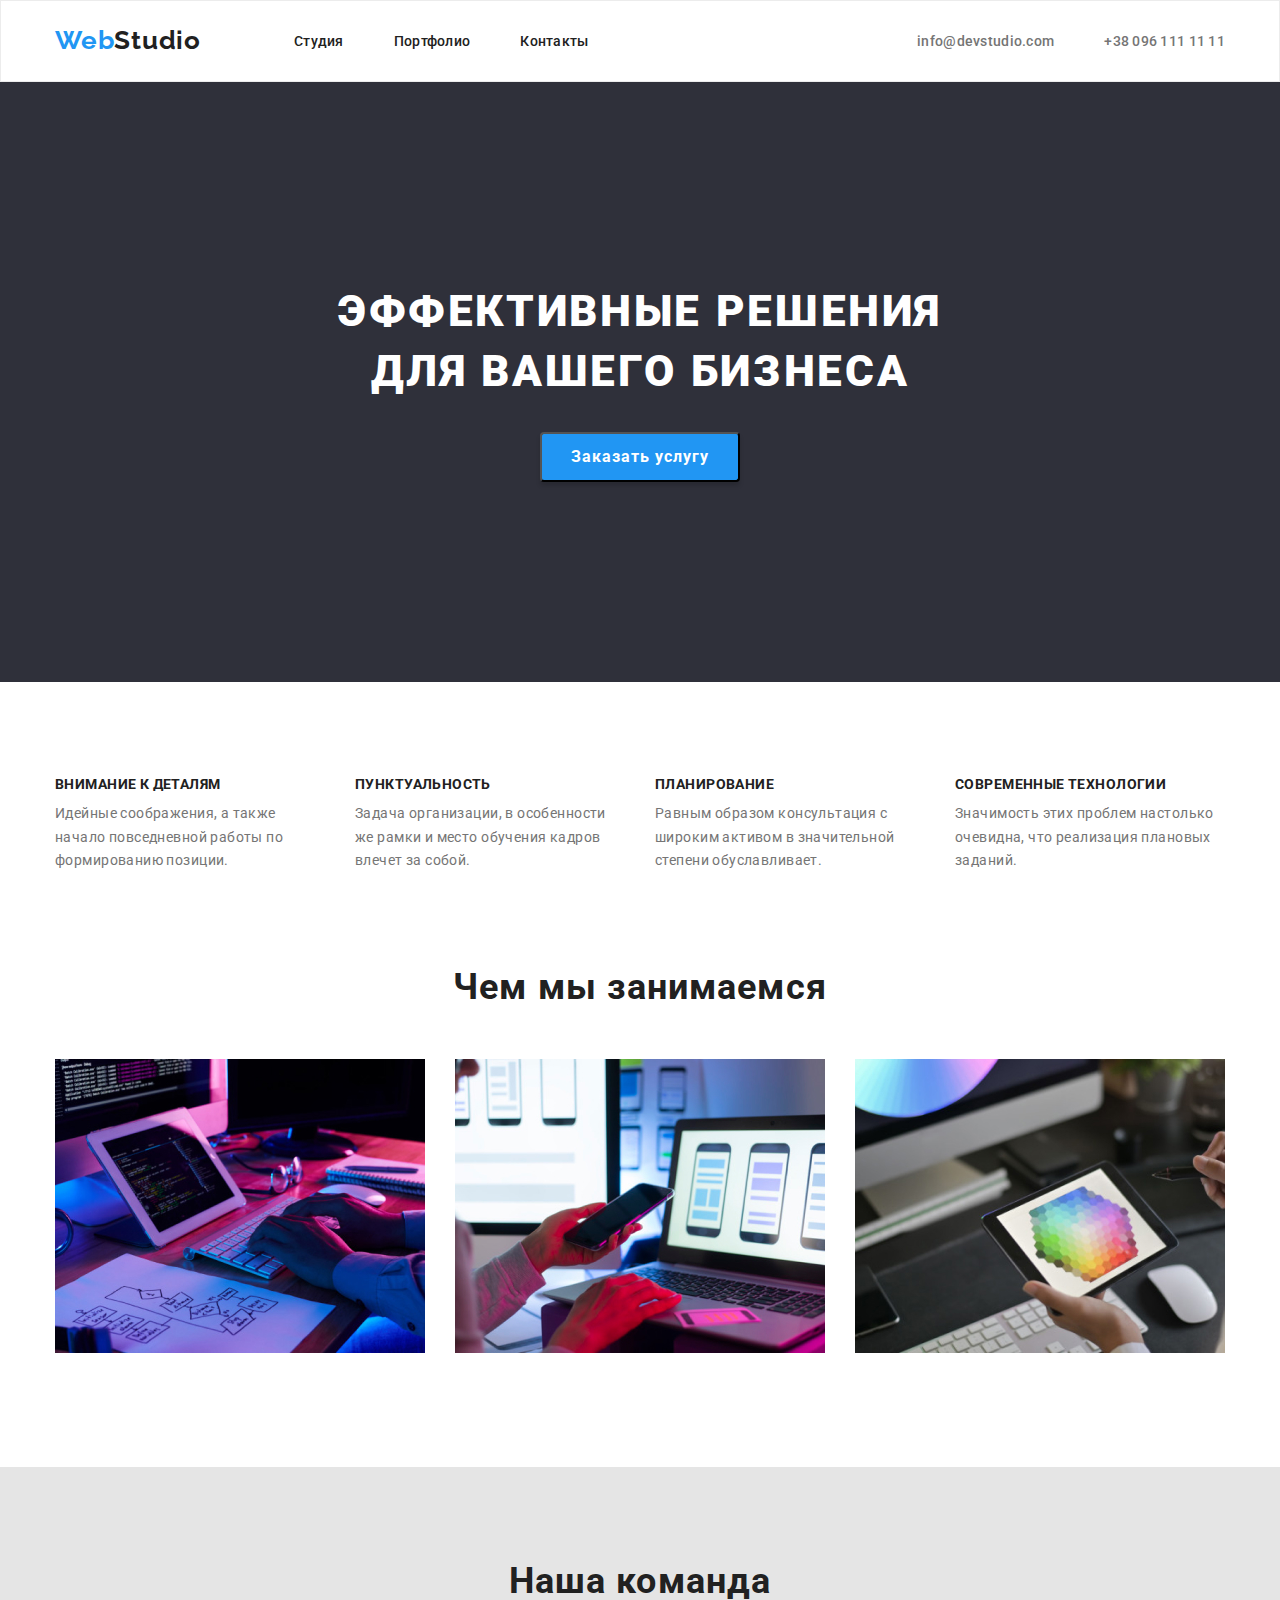
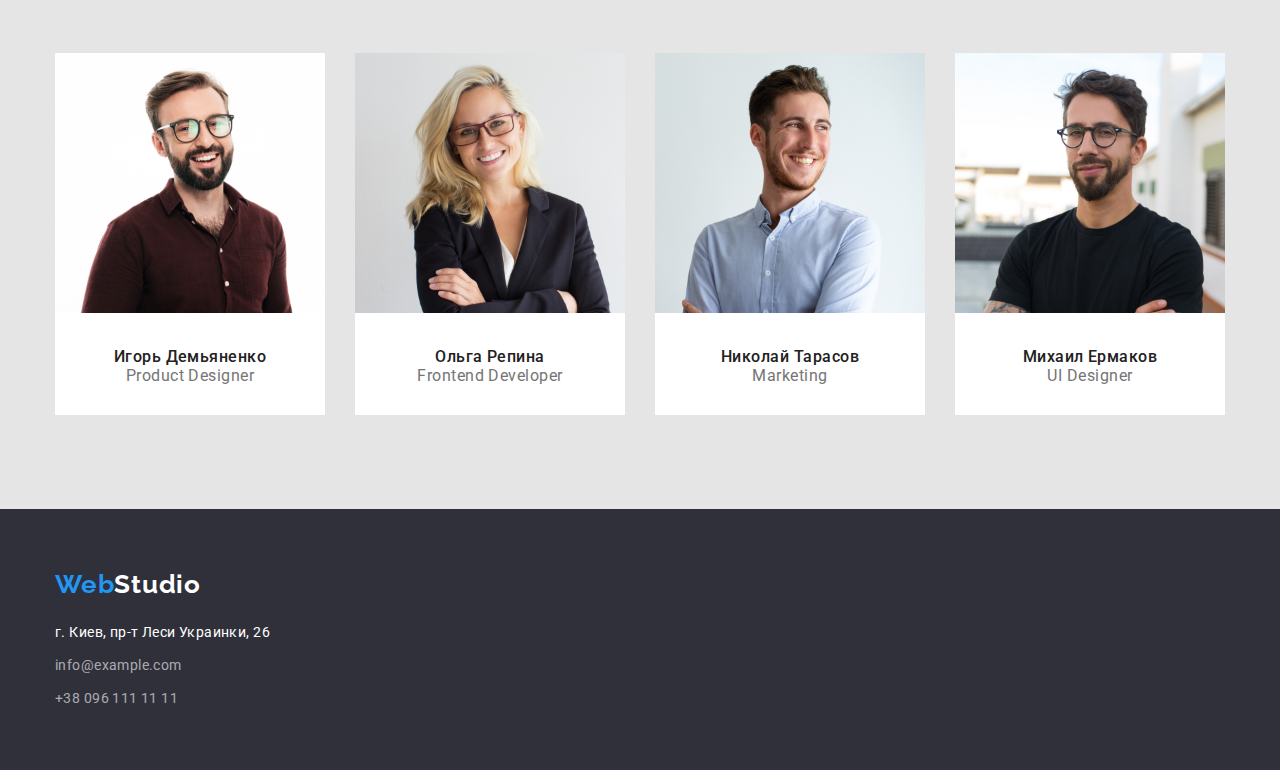
<file: index.html>
<!DOCTYPE html>
<html lang="en">
  <head>
    <meta charset="UTF-8" />
    <meta http-equiv="X-UA-Compatible" content="IE=edge" />
    <meta name="viewport" content="width=device-width, initial-scale=1.0" />
    <title>WebStudio</title>
    <link rel="preconnect" href="https://fonts.googleapis.com" />
    <link rel="preconnect" href="https://fonts.gstatic.com" crossorigin />
    <link
      href="https://fonts.googleapis.com/css2?family=Raleway:wght@700&family=Roboto:wght@400;500;700;900&display=swap"
      rel="stylesheet"
    />
    <link
      href="https://cdnjs.cloudflare.com/ajax/libs/modern-normalize/1.1.0/modern-normalize.min.css"
      rel="stylesheet"
    />
    <link href="./css/style.css" rel="stylesheet" />
  </head>
  <body>
    <!--Шапка (навігатор)-->
    <header>
      <div class="container nav_panel">
        <nav>
          <!--Логотип-->
          <a href="./index.html" class="logo">Web<span>Studio</span></a>

          <!--Навігація-->
          <ul class="nav_menu">
            <li>
              <a href="./index.html" class="menu_a">Студия</a>
            </li>
            <li>
              <a href="./portfolio.html" class="menu_a">Портфолио</a>
            </li>
            <li>
              <a href="./contacts.html" class="menu_a">Контакты</a>
            </li>
          </ul>
        </nav>

        <!--Активні посилання на контаки-->
        <ul class="contacts">
          <li>
            <a href="mailto:info@devstudio.com" class="contacts_a"
              >info@devstudio.com</a
            >
          </li>
          <li>
            <a href="tel:+380961111111" class="contacts_a">+38 096 111 11 11</a>
          </li>
        </ul>
      </div>
    </header>

    <!-- Баннер -->
    <section class="order_service">
      <h1 class="container">Эффективные решения<br />для вашего бизнеса</h1>
      <button class="btn_order" type="button">Заказать услугу</button>
    </section>

    <!-- Наші цілі та переваги -->
    <section class="section">
      <div class="container">
        <h2 class="our_goals_h">Наші цілі та переваги</h2>
        <ul class="our_goals">
          <!--Внимание к деталям-->
          <li>
            <h3>Внимание к деталям</h3>
            <p>
              Идейные соображения, а также начало повседневной работы по
              формированию позиции.
            </p>
          </li>
          <!--Пунктуальность-->
          <li>
            <h3>Пунктуальность</h3>
            <p>
              Задача организации, в особенности же рамки и место обучения кадров
              влечет за собой.
            </p>
          </li>
          <!--Планирование-->
          <li>
            <h3>Планирование</h3>
            <p>
              Равным образом консультация с широким активом в значительной
              степени обуславливает.
            </p>
          </li>
          <!--Современные технологии-->
          <li>
            <h3>Современные технологии</h3>
            <p>
              Значимость этих проблем настолько очевидна, что реализация
              плановых заданий.
            </p>
          </li>
        </ul>
      </div>
    </section>

    <!--Наша робота-->
    <section class="work_section">
      <div class="container">
        <h2>Чем мы занимаемся</h2>
        <ul class="work">
          <li>
            <a href="https://www.google.com/">
              <img src="./image/our_working_1.jpg" alt="Фото першої роботи" />
            </a>
          </li>
          <li>
            <a
              href="https://about.google/?utm_source=google-UA&utm_medium=referral&utm_campaign=hp-footer&fg=1"
            >
              <img src="./image/our_working_2.jpg" alt="Фото другої роботи" />
            </a>
          </li>
          <li>
            <a href="https://about.google/products/">
              <img src="./image/our_working_3.jpg" alt="Фото третьої роботи" />
            </a>
          </li>
        </ul>
      </div>
    </section>

    <!--Наша команда-->
    <section class="our_comands section">
      <div class="container">
        <h2>Наша команда</h2>
        <ul class="comands">
          <!--Игорь Демьяненко-->
          <li>
            <a href="https://www.facebook.com/profile.php?id=100017404060093">
              <img
                src="./image/Igor_Demyanenko.jpg"
                width="270"
                height="260"
                alt="Фото Игорь Демьяненко"
              />
              <div class="worker">
                <h3>Игорь Демьяненко</h3>
                <p>Product Designer</p>
              </div>
            </a>
          </li>

          <!--Ольга Репина-->
          <li>
            <a href="https://www.facebook.com/profile.php?id=100010853467044">
              <img
                src="./image/Olha_Repina.jpg"
                width="270"
                height="260"
                alt="Фото Ольга Репина"
              />
              <div class="worker">
                <h3>Ольга Репина</h3>
                <p>Frontend Developer</p>
              </div>
            </a>
          </li>

          <!--Николай Тарасов-->
          <li>
            <a href="https://www.facebook.com/profile.php?id=100012960483008">
              <img
                src="./image/Nikolay_Tarasov.jpg"
                width="270"
                height="260"
                alt="Фото Николай Тарасов"
              />
              <div class="worker">
                <h3>Николай Тарасов</h3>
                <p>Marketing</p>
              </div>
            </a>
          </li>

          <!--Михаил Ермаков-->
          <li>
            <a href="https://www.facebook.com/profile.php?id=100002098032545">
              <img
                src="./image/Michail_Ermakov.jpg"
                width="270"
                height="260"
                alt="Фото Михаил Ермаков"
              />
              <div class="worker">
                <h3>Михаил Ермаков</h3>
                <p>UI Designer</p>
              </div>
            </a>
          </li>
        </ul>
      </div>
    </section>

    <!--Футер-->
    <footer>
      <section class="container">
        <!--Логотип-->
        <a href="./index.html" class="logo"
          >Web<span class="footer_sp">Studio</span></a
        >

        <!--Адреса та контакти-->
        <div class="address">
          <address>г. Киев, пр-т Леси Украинки, 26</address>
          <ul class="adresa">
            <li class="mail">
              <a href="mailto:info@example.com">info@example.com</a>
            </li>
            <li class="phone">
              <a href="tel:+380961111111">+38 096 111 11 11</a>
            </li>
          </ul>
        </div>
      </section>
    </footer>
  </body>
</html>
</file>
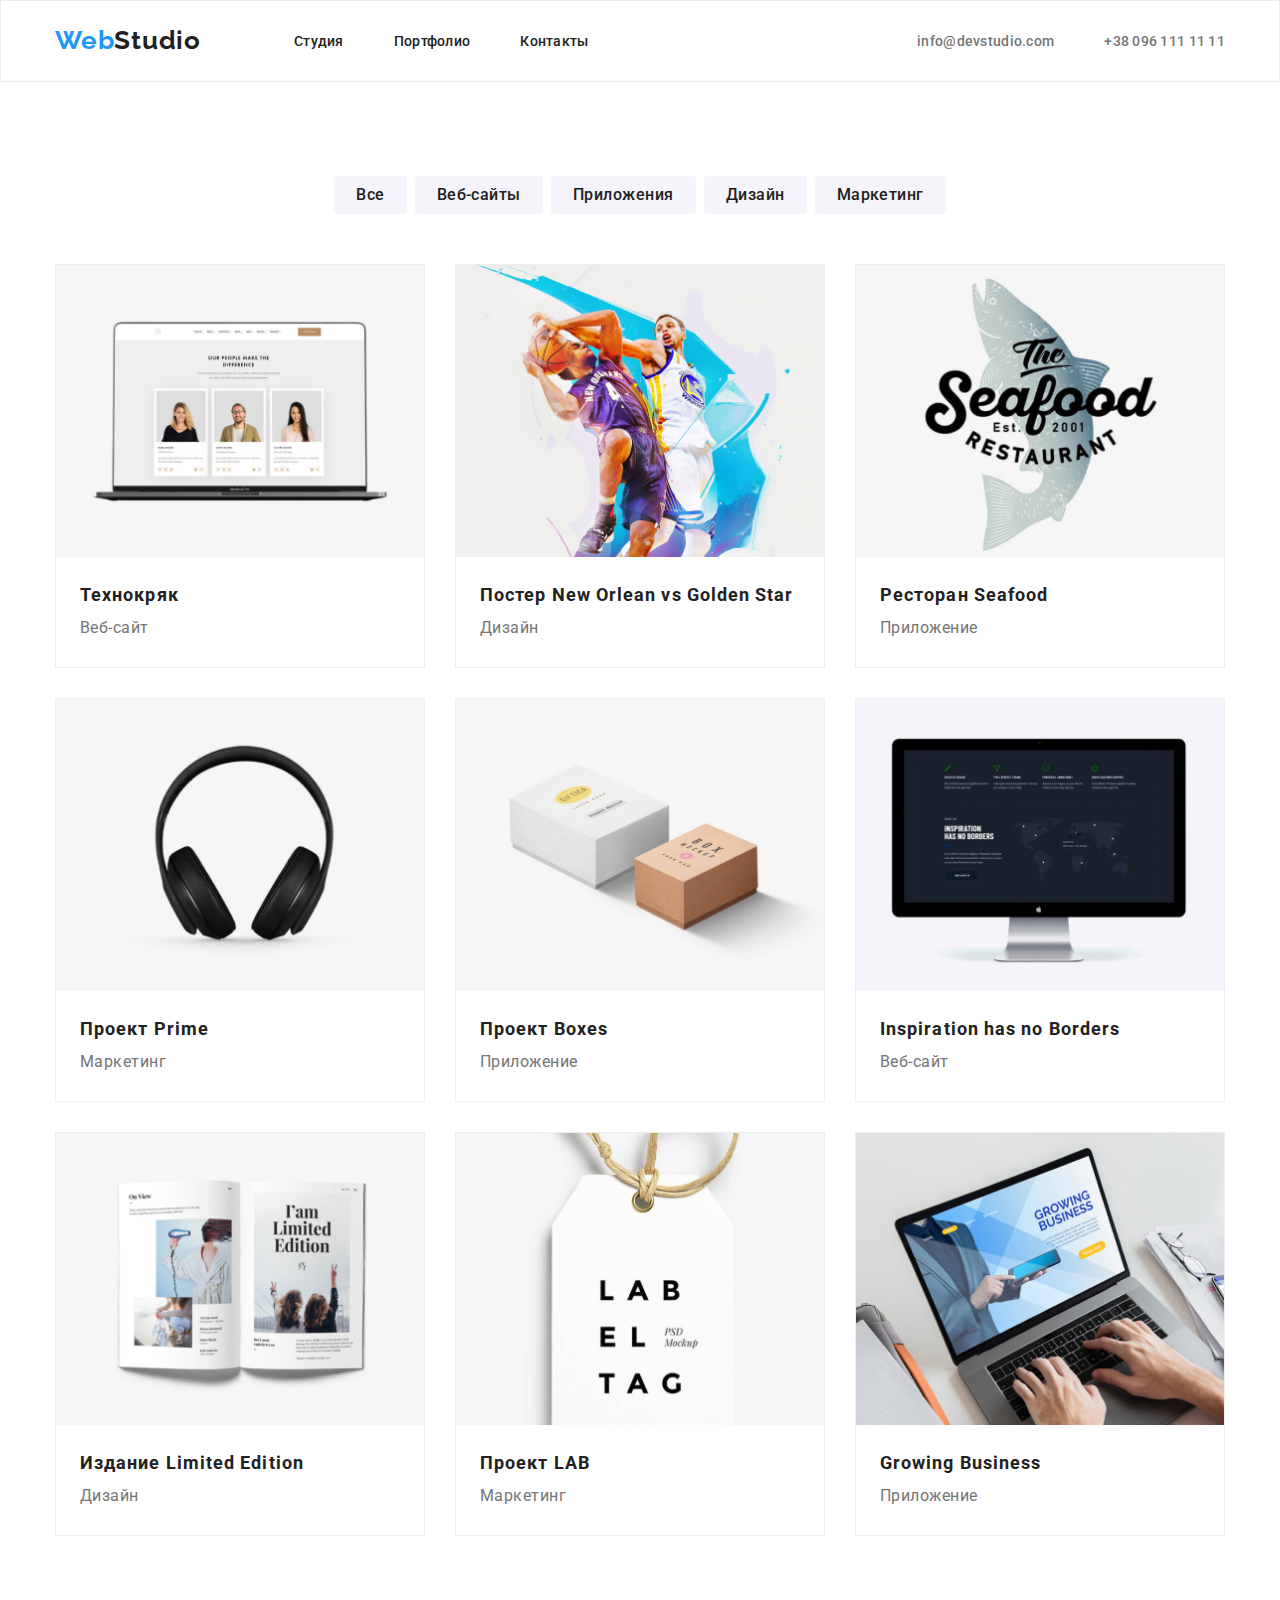
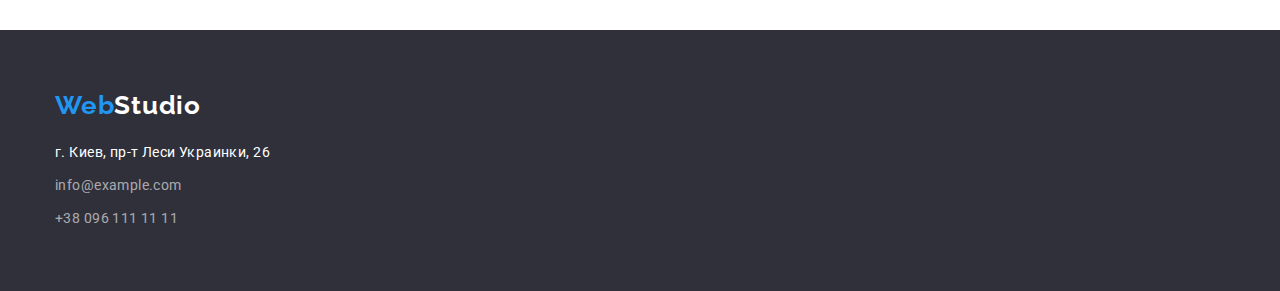
<file: portfolio.html>
<!DOCTYPE html>
<html lang="en">
  <head>
    <meta charset="UTF-8" />
    <meta http-equiv="X-UA-Compatible" content="IE=edge" />
    <meta name="viewport" content="width=device-width, initial-scale=1.0" />
    <title>Портфолио</title>
    <link rel="preconnect" href="https://fonts.googleapis.com" />
    <link rel="preconnect" href="https://fonts.gstatic.com" crossorigin />
    <link
      href="https://fonts.googleapis.com/css2?family=Raleway:wght@700&family=Roboto:wght@400;500;700;900&display=swap"
      rel="stylesheet"
    />
    <link
      href="https://cdnjs.cloudflare.com/ajax/libs/modern-normalize/1.1.0/modern-normalize.min.css"
      rel="stylesheet"
    />
    <link href="./css/style.css" rel="stylesheet" />
  </head>
  <body>
    <!--Шапка (навігатор)-->
    <header>
      <div class="container nav_panel">
        <nav>
          <!--Логотип-->
          <a href="./index.html" class="logo">Web<span>Studio</span></a>

          <!--Навігація-->
          <ul class="nav_menu">
            <li>
              <a href="./index.html" class="menu_a">Студия</a>
            </li>
            <li>
              <a href="./portfolio.html" class="menu_a">Портфолио</a>
            </li>
            <li>
              <a href="./contacts.html" class="menu_a">Контакты</a>
            </li>
          </ul>
        </nav>

        <!--Активні посилання на контаки-->
        <ul class="contacts">
          <li>
            <a href="mailto:info@devstudio.com" class="contacts_a"
              >info@devstudio.com</a
            >
          </li>
          <li>
            <a href="tel:+380961111111" class="contacts_a">+38 096 111 11 11</a>
          </li>
        </ul>
      </div>
    </header>

    <section class="section portfol">
      <div class="container">
        <h1>Сторінка портфоліo</h1>

        <!--Сортувальны кнопки-->
        <ul class="sort_btn">
          <li>
            <button class="btn" type="button">Все</button>
          </li>
          <li>
            <button class="btn" type="button">Веб-сайты</button>
          </li>
          <li>
            <button class="btn" type="button">Приложения</button>
          </li>
          <li>
            <button class="btn" type="button">Дизайн</button>
          </li>
          <li>
            <button class="btn" type="button">Маркетинг</button>
          </li>
        </ul>

        <!--Список робіт-->
        <ul class="list_work">
          <li>
            <a href="https://www.google.com/">
              <img
                src="./image/portfolio/technokrat.jpg"
                alt="Фото Технокряк"
              />
              <div class="work_info">
                <h2>Технокряк</h2>
                <p>Веб-сайт</p>
              </div>
            </a>
          </li>
          <li>
            <a href="https://www.google.com/">
              <img
                src="./image/portfolio/NewOrlean.jpg"
                alt="Фото Постер New Orlean vs Golden Star"
              />
              <div class="work_info">
                <h2>Постер New Orlean vs Golden Star</h2>
                <p>Дизайн</p>
              </div>
            </a>
          </li>
          <li>
            <a href="https://www.google.com/">
              <img
                src="./image/portfolio/Seafood.jpg"
                alt="Фото Ресторан Seafood"
              />
              <div class="work_info">
                <h2>Ресторан Seafood</h2>
                <p>Приложение</p>
              </div>
            </a>
          </li>
          <li>
            <a href="https://www.google.com/">
              <img src="./image/portfolio/prime.jpg" alt="Фото Проект Prime" />
              <div class="work_info">
                <h2>Проект Prime</h2>
                <p>Маркетинг</p>
              </div>
            </a>
          </li>
          <li>
            <a href="https://www.google.com/">
              <img src="./image/portfolio/boxes.jpg" alt="Фото Проект Boxes" />
              <div class="work_info">
                <h2>Проект Boxes</h2>
                <p>Приложение</p>
              </div>
            </a>
          </li>
          <li>
            <a href="https://www.google.com/">
              <img
                src="./image/portfolio/inspiration.jpg"
                alt="Фото Inspiration has no Borders"
              />
              <div class="work_info">
                <h2>Inspiration has no Borders</h2>
                <p>Веб-сайт</p>
              </div>
            </a>
          </li>
          <li>
            <a href="https://www.google.com/">
              <img
                src="./image/portfolio/limited.jpg"
                alt="Фото Издание Limited Edition"
              />
              <div class="work_info">
                <h2>Издание Limited Edition</h2>
                <p>Дизайн</p>
              </div>
            </a>
          </li>
          <li>
            <a href="https://www.google.com/">
              <img src="./image/portfolio/lab.jpg" alt="Фото Проект LAB" />
              <div class="work_info">
                <h2>Проект LAB</h2>
                <p>Маркетинг</p>
              </div>
            </a>
          </li>
          <li>
            <a href="https://www.google.com/">
              <img
                src="./image/portfolio/growing.jpg"
                alt="Фото Growing Business"
              />
              <div class="work_info">
                <h2>Growing Business</h2>
                <p>Приложение</p>
              </div>
            </a>
          </li>
        </ul>
      </div>
    </section>

    <!--Футер-->
    <footer>
      <section class="container">
        <!--Логотип-->
        <a href="./index.html" class="logo"
          >Web<span class="footer_sp">Studio</span></a
        >

        <!--Адреса та контакти-->
        <div class="address">
          <address>г. Киев, пр-т Леси Украинки, 26</address>
          <ul class="adresa">
            <li class="mail">
              <a href="mailto:info@example.com">info@example.com</a>
            </li>
            <li class="phone">
              <a href="tel:+380961111111">+38 096 111 11 11</a>
            </li>
          </ul>
        </div>
      </section>
    </footer>
  </body>
</html>
</file>
<file: css/style.css>
:root {
  --main-color-hover: #2196f3;
  --main-color: #212121;
  --main-background-color: #2f303a;
  --contacts-color: #757575;
  --button-color: #f5f4fa;
  --text-roboto: "Roboto", sans-serif;
  --text-raleway: "Raleway", sans-serif;
}

.container{
  width: 100%;
  max-width: 1200px;
  margin: 0 auto;
  padding: 0 15px;
}

.section{
  padding-top: 94px;
  padding-bottom: 94px;
}

body {
  font-family: var(--text-roboto);
  margin: 0;
  min-height: 1600px;
}

a {
  text-decoration: none;
}

li {
  display: block;
  text-decoration: none;
}



/*Header elements*/
header{
  border: 1px solid #ECECEC;  
}

.nav_panel{
  display: flex;
  flex-wrap: wrap;
  justify-content: space-between;
  min-height: 80px;
}

nav{
  display: flex;
  flex-wrap: wrap;
  align-items: center;
}

.logo{
font-family: var(--text-raleway);
font-weight: 700;
font-size: 26px;
line-height: 1.2;
letter-spacing: 0.03em;
color: var(--main-color-hover);
text-decoration: none;
margin-right: 93px;
}

.logo > span {
  color: var(--main-color);
}

.nav_menu, .contacts{
  display: flex;
  padding: 0;
  margin: 0;
}

.contacts{
  align-items: center;
}

.nav_menu li+li,
.contacts li+li{
  margin-left: 50px;
}

.menu_a {
  font-weight:500;
  font-size: 14px;
  line-height: 1.15;
  letter-spacing: 0.02em;
  color: var(--main-color);
}

.menu_a:hover {
  color: var(--main-color-hover);
}

.contacts_a {
  font-weight: 500;
  font-size: 14px;
  line-height: 1.15;
  letter-spacing: 0.02em;
  color: var(--contacts-color);
}

.contacts_a:hover {
  color: var(--main-color-hover);
}


/*MAIN ELEMENTS*/

/*Main --- Banner*/
h1 {
  font-weight: 900;
  font-size: 44px;
  line-height: 1.36;
  text-align: center;
  letter-spacing: 0.06em;
  text-transform: uppercase;
  color: #ffffff;
}

.order_service {
  background-color: var(--main-background-color);
  text-align: center;
  padding: 200px 0;
}

.btn_order {
  margin-top: 30px;
  width: 200px;
  height: 50px;
  box-shadow: 0px 4px 4px rgba(0, 0, 0, 0.15);
  border-radius: 4px;
  background-color: var(--main-color-hover);
  color: #ffffff;
  font-weight: 700;
  font-size: 16px;
  line-height: 1.87;
  letter-spacing: 0.06em;
}

.btn_order:hover {
  background-color: #188ce8;
}

.btn_order:focus {
  background-color: #188ae8ee;
}

h2 {
  font-weight: 700;
  font-size: 36px;
  line-height: 1.16;
  text-align: center;
  letter-spacing: 0.03em;
  color: var(--main-color);
  padding: 0;
  margin: 0;
}

/*Main --- Our goals*/
.our_goals_h {
  display: none;
}

.our_goals {
  display: flex;
  padding: 0;
  margin: 0;
  justify-content: space-between;
  flex-wrap: wrap;
}

.our_goals>li{
  flex-basis: 270px;
}

.our_goals h3 {
  margin: 0;
  margin-bottom: 10px;
  font-weight: 700;
  font-size: 14px;
  line-height: 1.15;
  letter-spacing: 0.03em;
  text-transform: uppercase;
  color: var(--main-color);  
}

.our_goals p {
  font-weight: 400;
  font-size: 14px;
  line-height: 1.7;
  letter-spacing: 0.03em;
  color: var(--contacts-color);
  margin: 0;
}

/*Main --- Our works*/
.work_section{
  padding-bottom: 94px;
}

.work_section h2{
  margin-bottom: 50px;
}

.work {  
  display: flex;
  flex-wrap: wrap;
  justify-content: center;  
  padding: 0;
  margin-left: -30px;
  margin-top: -30px;
}

.work>li{
  padding: 0;
  flex-basis: calc(100%/3)-1px;
  margin-left: 30px;
  margin-top: 30px;
}

/*Main --- Our commands*/
.our_comands {
  background-color: #e5e5e5;
}

.comands {
  display: flex;
  flex-wrap: wrap;
  justify-content: space-between;
  padding: 0;
  margin: -30px 0 0 0;
}

.our_comands h2{
margin-bottom: 50px;
}

.comands li {
  background-color: white;
  margin-top: 30px;
}

.worker{
  padding-top: 30px;
  padding-bottom: 30px;
}

.comands h3 {
  font-weight: 500;
  font-size: 16px;
  line-height: 1.19;
  text-align: center;
  letter-spacing: 0.03em;
  color: var(--main-color);
  margin: 0;
}

.comands p {
  font-weight: 400;
  font-size: 16px;
  line-height: 1.19;
  text-align: center;
  letter-spacing: 0.03em;
  color: var(--contacts-color);
  margin: 0;
}


/*Footer*/
footer {
  background-color: var(--main-background-color);
  padding: 60px 0;
}

.logo > .footer_sp {
  color: white;
}

address{
  font-style: normal;
  font-weight: 400;
  font-size: 14px;
  line-height: 1.71;
  letter-spacing: 0.03em;
  color: #ffffff;
}

.address {
  margin-top: 20px;
}

.adresa {
  margin: 0;
  padding: 0;
}

.adresa>li{
  margin-top: 9px;
}

.mail > a,
.phone > a {
  font-style: normal;
  font-weight: 400;
  font-size: 14px;
  line-height: 1.71;
  letter-spacing: 0.03em;
  color: rgba(255, 255, 255, 0.6);
}

/*CSS PORTFOLIO*/

.portfol h1 {
  display: none;
  padding: 0;
  margin: 0;
}

/*Portfolio --- sort buttons*/
.sort_btn{
  display: flex;
  flex-wrap: wrap;
  justify-content: center;
  margin: 0;
  padding: 0;
  margin-bottom: 50px;
}

.sort_btn>li:not(:first-child)
{
  margin-left: 8px;
}

.btn {
  font-family: var(--text-roboto);
  font-weight: 500;
  font-size: 16px;
  line-height: 1.62;
  text-align: center;
  letter-spacing: 0.03em;
  color: var(--main-color);
  background-color: var(--button-color);
  border-radius: 4px;
  border: none;
  cursor: pointer;
  padding: 6px 22px;
}

.btn:hover {
  background-color: var(--main-color-hover);
  color: #ffffff;
  cursor: pointer;
}

/*Portfolio --- list works*/

/*width="370"
height="294"*/

.list_work {  
  margin: 0;
  padding: 0;
  display: flex;
  flex-wrap: wrap;
  justify-content: center;
  margin-left: -30px;
  margin-top: -30px;
}

.list_work>li{
  flex-basis: calc(100%/3)-1px;
  margin-left: 30px;
  margin-top: 30px;
}

.list_work img{
  width: 100%;
  display: block;
}

.work_info{
  padding: 20px 24px;
}

.list_work h2 {
  font-family: var(--text-roboto);
  font-weight: 700;
  font-size: 18px;
  line-height: 2.0;
  letter-spacing: 0.06em;
  color: var(--main-color);
  display: inline-block;
}

.list_work p {
  font-family: var(--text-roboto);
  font-style: normal;
  font-weight: 400;
  font-size: 16px;
  line-height: 1.87;
  letter-spacing: 0.03em;
  color: var(--contacts-color);
  margin: 0;
}

.list_work li {
  width: 370px;
  height: 404px;
  background: #ffffff;
  border: 1px solid #eeeeee;
  box-sizing: border-box;
  text-align: left;
}
</file>
